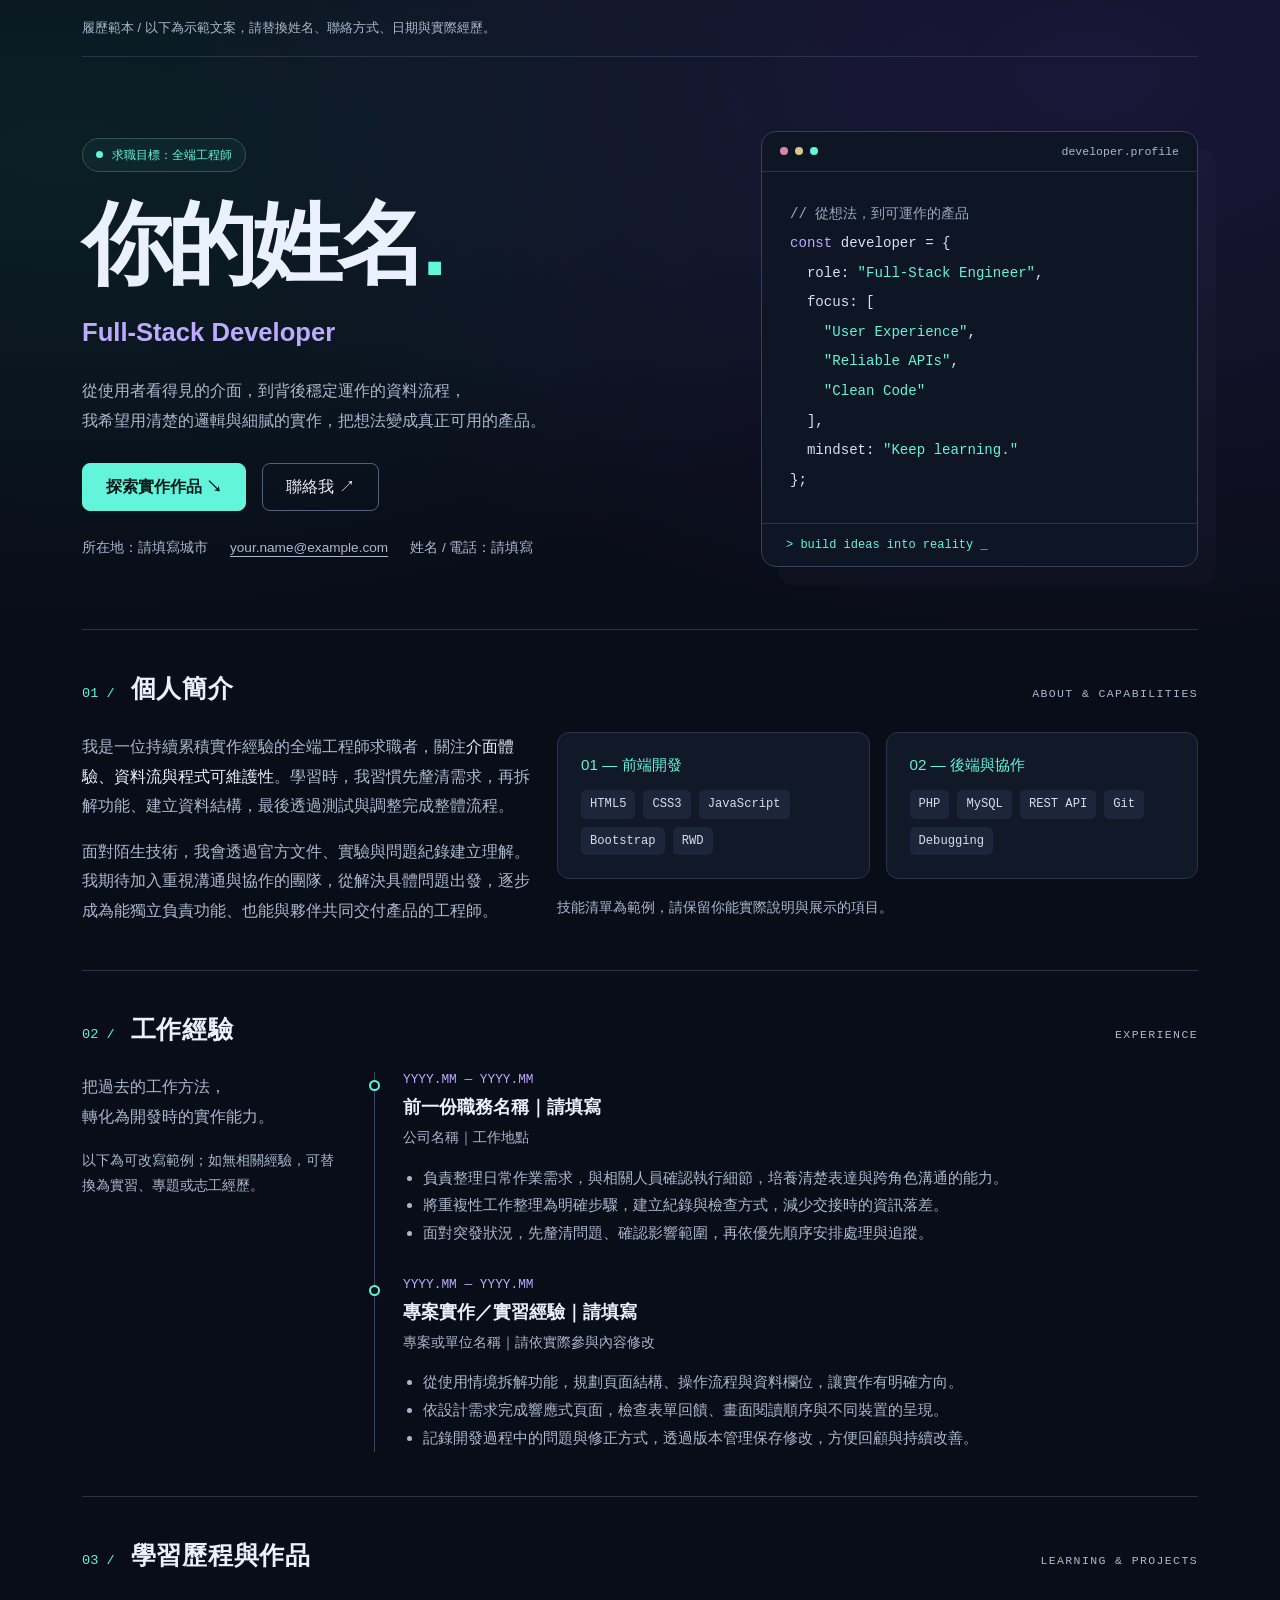
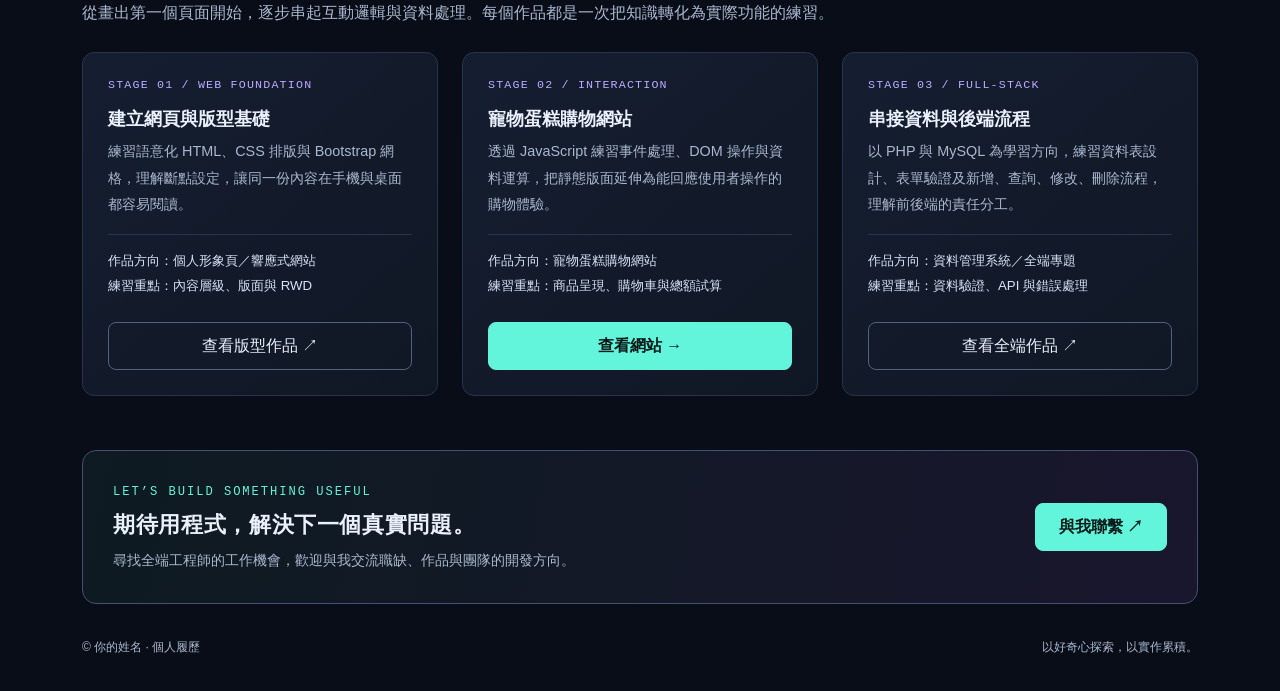
<file: index.html>
<!DOCTYPE html>
<html lang="zh-Hant">
<head>
    <meta charset="UTF-8">
    <meta name="viewport" content="width=device-width, initial-scale=1">
    <meta name="description" content="全端工程師個人履歷：個人簡介、技術能力、工作經驗、學習歷程與實作作品。">
    <title>YOUR NAME｜全端工程師履歷</title>
    <link rel="stylesheet" href="css/bootstrap.min.css">
    <style>
        :root { --bg:#090d18; --panel:#111827; --line:#28344b; --text:#eaf0fc; --muted:#aab8cf; --cyan:#62f5db; --purple:#bdabff; }
        html { scroll-behavior:smooth; }
        body { background:var(--bg); color:var(--text); font-family: "Segoe UI", "Microsoft JhengHei", sans-serif; line-height:1.85; }
        body::before { content:""; position:absolute; inset:0 0 auto; height:750px; z-index:-1; background:radial-gradient(ellipse at 85% 10%, #7044d52b, transparent 60%),radial-gradient(ellipse at 5% 20%, #20bda51a, transparent 55%); pointer-events:none; }
        .resume-container { max-width:1140px; }
        .sample-note { color:var(--muted); font-size:.8rem; border-bottom:1px solid var(--line); padding:16px 0; }
        .hero { padding:74px 0 62px; }
        .eyebrow { font-family:Consolas,monospace; font-size:.76rem; letter-spacing:.16em; color:var(--cyan); text-transform:uppercase; }
        .availability { display:inline-flex; gap:9px; align-items:center; padding:5px 13px; border:1px solid #33564e; background:#62f5db09; border-radius:50px; font-size:.75rem; color:var(--cyan); }
        .availability::before { content:""; width:7px; height:7px; border-radius:50%; background:var(--cyan); }
        h1 { font-size:clamp(3.3rem,7vw,5.8rem); font-weight:800; line-height:1.08; letter-spacing:-.055em; margin:24px 0 16px; }
        .role { color:var(--purple); font-size:clamp(1.2rem,3vw,1.6rem); font-weight:600; }
        .hero-intro { max-width:570px; color:var(--muted); margin:20px 0 28px; }
        .btn-tech { background:var(--cyan); color:#091a19; border:1px solid var(--cyan); padding:11px 23px; border-radius:8px; font-weight:700; }
        .btn-tech:hover { color:#091a19; background:#a1ffed; border-color:#a1ffed; }
        .btn-outline-tech { border:1px solid #54617d; color:var(--text); border-radius:8px; padding:11px 23px; }
        .btn-outline-tech:hover { border-color:var(--purple); color:var(--purple); background:#bdabff0a; }
        .contact { margin-top:24px; display:flex; flex-wrap:wrap; gap:8px 22px; font-size:.85rem; color:var(--muted); }
        .contact a { color:var(--muted); text-underline-offset:4px; overflow-wrap:anywhere; }
        .terminal { background:#0e1524; border:1px solid #34405c; border-radius:15px; box-shadow:18px 18px 0 #bdabff06; overflow:hidden; }
        .terminal-bar { border-bottom:1px solid var(--line); padding:13px 18px; display:flex; align-items:center; gap:7px; }
        .dot { height:8px; width:8px; border-radius:50%; background:#667085; }
        .dot:nth-child(1) { background:#d888a3; } .dot:nth-child(2) { background:#d9c58c; } .dot:nth-child(3) { background:var(--cyan); }
        .terminal-label { margin-left:auto; font: .72rem Consolas,monospace; color:var(--muted); }
        .terminal-code { padding:28px; margin:0; color:#d7e1f3; font: .88rem/2.1 Consolas,monospace; white-space:pre-wrap; overflow-wrap:anywhere; }
        .code-key { color:var(--purple); } .code-string { color:var(--cyan); } .code-comment { color:#9baac4; }
        .terminal-bottom { padding:14px 24px; border-top:1px solid var(--line); color:var(--cyan); font:.75rem Consolas,monospace; }
        .section { padding:44px 0; border-top:1px solid var(--line); }
        .section-head { display:flex; gap:16px; align-items:baseline; margin-bottom:28px; }
        .section-number { font: .85rem Consolas,monospace; color:var(--cyan); }
        h2 { font-size:1.55rem; font-weight:700; margin:0; letter-spacing:.03em; }
        .section-en { margin-left:auto; color:var(--muted); font:.72rem Consolas,monospace; letter-spacing:.12em; }
        .about-copy { color:var(--muted); }
        .about-copy strong { color:var(--text); font-weight:500; }
        .skill-card { background:var(--panel); border:1px solid var(--line); padding:23px; border-radius:12px; height:100%; }
        .skill-card h3 { font-size:.95rem; margin-bottom:16px; color:var(--cyan); }
        .skill-tags { display:flex; flex-wrap:wrap; gap:8px; }
        .skill-tags span { font:.76rem/1.5 Consolas,monospace; color:#d5def1; padding:5px 9px; background:#1b263a; border-radius:5px; }
        .timeline { border-left:1px solid #3b4663; padding-left:28px; margin-left:7px; }
        .timeline-item { position:relative; padding-bottom:30px; }
        .timeline-item:last-child { padding-bottom:0; }
        .timeline-item::before { content:""; width:11px; height:11px; position:absolute; top:8px; left:-34px; background:var(--bg); border:2px solid var(--cyan); border-radius:50%; }
        .period { color:var(--purple); font:.8rem Consolas,monospace; margin:0 0 10px; }
        .timeline h3 { font-size:1.1rem; font-weight:700; margin-bottom:6px; }
        .company { font-size:.88rem; color:var(--muted); margin-bottom:13px; }
        .timeline ul { padding-left:20px; margin:0; color:var(--muted); font-size:.94rem; }
        .learning-card { border:1px solid var(--line); border-radius:12px; padding:25px; background:linear-gradient(140deg,#151e31,#101724); height:100%; display:flex; flex-direction:column; }
        .learning-card .step { color:var(--purple); font:.73rem Consolas,monospace; letter-spacing:.1em; margin-bottom:17px; }
        .learning-card h3 { font-size:1.1rem; font-weight:700; }
        .learning-card p { color:var(--muted); font-size:.9rem; }
        .learning-card .project-note { color:#d8e3f7; font-size:.83rem; padding-top:14px; border-top:1px solid var(--line); margin-top:auto; }
        .learning-card a { text-align:center; margin-top:8px; }
        .closing { margin-top:10px; border:1px solid #435173; border-radius:14px; background:linear-gradient(100deg,#17353455,#39285855); padding:30px; }
        .closing h2 { font-size:1.35rem; margin-bottom:9px; }
        .closing p { color:var(--muted); margin:0; font-size:.9rem; }
        footer { padding:32px 0; color:var(--muted); font-size:.75rem; display:flex; flex-wrap:wrap; justify-content:space-between; gap:10px; }
        a:focus-visible { outline:3px solid var(--purple); outline-offset:5px; }
        @media(max-width:767px) { .hero { padding:45px 0; } .terminal { margin-top:8px; } .section { padding:32px 0; } .section-en { display:none; } .terminal-code { padding:20px; font-size:.8rem; } .closing { padding:24px; } }
        @media(prefers-reduced-motion:reduce) { html { scroll-behavior:auto; } }
        @media print { body { background:white; color:#152034; } body::before,.sample-note,.terminal,.hero .btn,.closing { display:none; } .hero { padding:20px 0; } .section { padding:20px 0; } .about-copy,.timeline ul,.company,.learning-card p,.contact,.contact a,footer { color:#34415a; } .about-copy strong { color:#152034; } .skill-card,.learning-card { background:white; break-inside:avoid; } .skill-tags span { background:#edf1f7; color:#152034; } h1 { font-size:42px; } .learning-card a { color:#152034; } }
    </style>
</head>
<body>
    <div class="container resume-container">
        <!-- 以下姓名、聯絡方式、技能與經歷皆為範例，請依實際情況修改後再投遞。 -->
        <p class="sample-note mb-0">履歷範本 / 以下為示範文案，請替換姓名、聯絡方式、日期與實際經歷。</p>
        <header class="hero">
            <div class="row align-items-center g-5">
                <div class="col-lg-7">
                    <span class="availability">求職目標：全端工程師</span>
                    <h1>你的姓名<span style="color:var(--cyan)">.</span></h1>
                    <div class="role">Full-Stack Developer</div>
                    <p class="hero-intro">從使用者看得見的介面，到背後穩定運作的資料流程，<br class="d-none d-md-block">我希望用清楚的邏輯與細膩的實作，把想法變成真正可用的產品。</p>
                    <div class="d-flex flex-wrap gap-3">
                        <a class="btn btn-tech" href="#learning">探索實作作品 ↘</a>
                        <!-- 將電子郵件改成你自己的信箱。 -->
                        <a class="btn btn-outline-tech" href="mailto:your.name@example.com">聯絡我 ↗</a>
                    </div>
                    <div class="contact"><span>所在地：請填寫城市</span><a href="mailto:your.name@example.com">your.name@example.com</a><span>姓名 / 電話：請填寫</span></div>
                </div>
                <div class="col-lg-5">
                    <div class="terminal" aria-label="個人開發理念">
                        <div class="terminal-bar"><span class="dot"></span><span class="dot"></span><span class="dot"></span><span class="terminal-label">developer.profile</span></div>
                        <pre class="terminal-code"><span class="code-comment">// 從想法，到可運作的產品</span>
<span class="code-key">const</span> developer = {
  role: <span class="code-string">"Full-Stack Engineer"</span>,
  focus: [
    <span class="code-string">"User Experience"</span>,
    <span class="code-string">"Reliable APIs"</span>,
    <span class="code-string">"Clean Code"</span>
  ],
  mindset: <span class="code-string">"Keep learning."</span>
};</pre>
                        <div class="terminal-bottom">&gt; build ideas into reality<span aria-hidden="true"> _</span></div>
                    </div>
                </div>
            </div>
        </header>
        <main>
            <section class="section" aria-labelledby="about-title">
                <div class="section-head"><span class="section-number">01 /</span><h2 id="about-title">個人簡介</h2><span class="section-en">ABOUT & CAPABILITIES</span></div>
                <div class="row g-4">
                    <div class="col-lg-5 about-copy">
                        <p>我是一位持續累積實作經驗的全端工程師求職者，關注<strong>介面體驗、資料流與程式可維護性</strong>。學習時，我習慣先釐清需求，再拆解功能、建立資料結構，最後透過測試與調整完成整體流程。</p>
                        <p class="mb-lg-0">面對陌生技術，我會透過官方文件、實驗與問題紀錄建立理解。我期待加入重視溝通與協作的團隊，從解決具體問題出發，逐步成為能獨立負責功能、也能與夥伴共同交付產品的工程師。</p>
                    </div>
                    <div class="col-lg-7"><div class="row g-3">
                        <div class="col-sm-6"><div class="skill-card"><h3>01 — 前端開發</h3><div class="skill-tags"><span>HTML5</span><span>CSS3</span><span>JavaScript</span><span>Bootstrap</span><span>RWD</span></div></div></div>
                        <div class="col-sm-6"><div class="skill-card"><h3>02 — 後端與協作</h3><div class="skill-tags"><span>PHP</span><span>MySQL</span><span>REST API</span><span>Git</span><span>Debugging</span></div></div></div>
                    </div><p class="mt-3 mb-0 small" style="color:var(--muted)">技能清單為範例，請保留你能實際說明與展示的項目。</p></div>
                </div>
            </section>
            <section class="section" aria-labelledby="experience-title">
                <div class="section-head"><span class="section-number">02 /</span><h2 id="experience-title">工作經驗</h2><span class="section-en">EXPERIENCE</span></div>
                <div class="row"><div class="col-lg-3"><p class="about-copy">把過去的工作方法，<br>轉化為開發時的實作能力。</p><p class="small about-copy">以下為可改寫範例；如無相關經驗，可替換為實習、專題或志工經歷。</p></div>
                    <div class="col-lg-9"><div class="timeline">
                        <article class="timeline-item"><p class="period">YYYY.MM — YYYY.MM</p><h3>前一份職務名稱｜請填寫</h3><p class="company">公司名稱｜工作地點</p><ul><li>負責整理日常作業需求，與相關人員確認執行細節，培養清楚表達與跨角色溝通的能力。</li><li>將重複性工作整理為明確步驟，建立紀錄與檢查方式，減少交接時的資訊落差。</li><li>面對突發狀況，先釐清問題、確認影響範圍，再依優先順序安排處理與追蹤。</li></ul></article>
                        <article class="timeline-item"><p class="period">YYYY.MM — YYYY.MM</p><h3>專案實作／實習經驗｜請填寫</h3><p class="company">專案或單位名稱｜請依實際參與內容修改</p><ul><li>從使用情境拆解功能，規劃頁面結構、操作流程與資料欄位，讓實作有明確方向。</li><li>依設計需求完成響應式頁面，檢查表單回饋、畫面閱讀順序與不同裝置的呈現。</li><li>記錄開發過程中的問題與修正方式，透過版本管理保存修改，方便回顧與持續改善。</li></ul></article>
                    </div></div>
                </div>
            </section>
            <section class="section" id="learning" aria-labelledby="learning-title">
                <div class="section-head"><span class="section-number">03 /</span><h2 id="learning-title">學習歷程與作品</h2><span class="section-en">LEARNING & PROJECTS</span></div>
                <p class="about-copy mb-4">從畫出第一個頁面開始，逐步串起互動邏輯與資料處理。每個作品都是一次把知識轉化為實際功能的練習。</p>
                <div class="row g-4">
                    <div class="col-md-4"><article class="learning-card"><div class="step">STAGE 01 / WEB FOUNDATION</div><h3>建立網頁與版型基礎</h3><p>練習語意化 HTML、CSS 排版與 Bootstrap 網格，理解斷點設定，讓同一份內容在手機與桌面都容易閱讀。</p><p class="project-note">作品方向：個人形象頁／響應式網站<br>練習重點：內容層級、版面與 RWD</p>
                        <!-- 作品路徑設定 1：把下方 href 改成你的 HTML 路徑或作品網址。 -->
                        <a class="btn btn-outline-tech" href="作品路徑請自行設定-01.html" target="_blank" rel="noopener">查看版型作品 ↗</a>
                    </article></div>
                    <div class="col-md-4"><article class="learning-card"><div class="step">STAGE 02 / INTERACTION</div><h3>寵物蛋糕購物網站</h3><p>透過 JavaScript 練習事件處理、DOM 操作與資料運算，把靜態版面延伸為能回應使用者操作的購物體驗。</p><p class="project-note">作品方向：寵物蛋糕購物網站<br>練習重點：商品呈現、購物車與總額試算</p>
                        <!-- 使用相對路徑連至同一資料夾的寵物蛋糕購物網站。 -->
                        <a class="btn btn-tech w-100" href="./20261030-ch6-ex03_AI.html" aria-label="查看網站：寵物蛋糕購物網站">查看網站 →</a>
                    </article></div>
                    <div class="col-md-4"><article class="learning-card"><div class="step">STAGE 03 / FULL-STACK</div><h3>串接資料與後端流程</h3><p>以 PHP 與 MySQL 為學習方向，練習資料表設計、表單驗證及新增、查詢、修改、刪除流程，理解前後端的責任分工。</p><p class="project-note">作品方向：資料管理系統／全端專題<br>練習重點：資料驗證、API 與錯誤處理</p>
                        <!-- 作品路徑設定 3：把下方 href 改成你的後端專題或程式碼庫網址。 -->
                        <a class="btn btn-outline-tech" href="作品路徑請自行設定-03.html" target="_blank" rel="noopener">查看全端作品 ↗</a>
                    </article></div>
                </div>
            </section>
            <aside class="closing"><div class="row align-items-center g-3"><div class="col-md-9"><div class="eyebrow mb-2">LET’S BUILD SOMETHING USEFUL</div><h2>期待用程式，解決下一個真實問題。</h2><p>尋找全端工程師的工作機會，歡迎與我交流職缺、作品與團隊的開發方向。</p></div><div class="col-md-3 text-md-end"><a class="btn btn-tech" href="mailto:your.name@example.com">與我聯繫 ↗</a></div></div></aside>
        </main>
        <footer><span>© 你的姓名 · 個人履歷</span><span>以好奇心探索，以實作累積。</span></footer>
    </div>
</body>
</html>
</file>
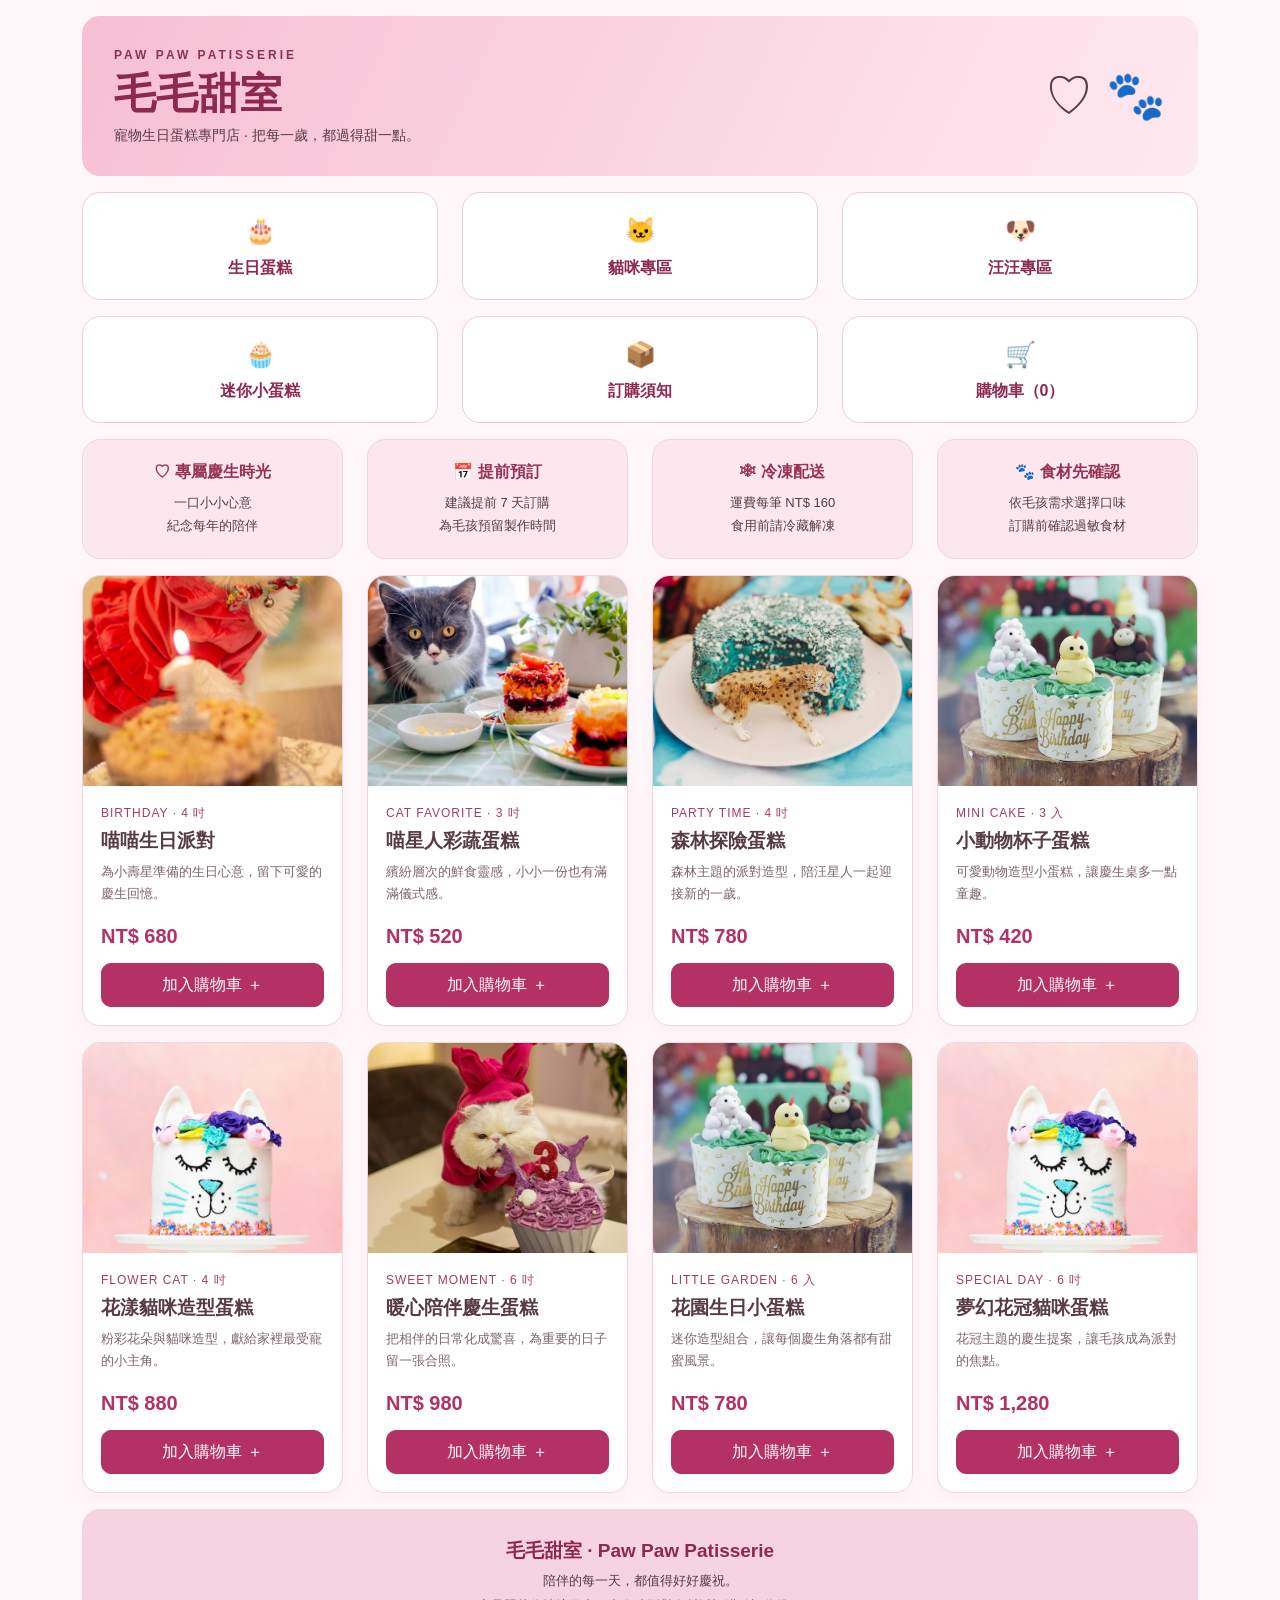
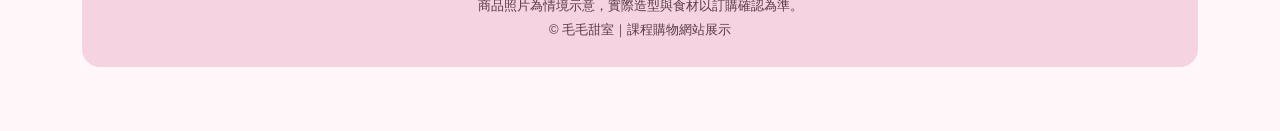
<file: 20261030-ch6-ex03_AI.html>
<!--依據這份程式的語法架構D:\職前課程\js_上課內容\網頁前端課程\20261005\20261030-ch6-ex03_AI.htmll，幫我填入適合的內容，改造成一個寵物蛋糕店的購物網站
1.請勿大量修改版面之格局
2.加入CSS的指令，讓整體畫面已粉紅色為主題延伸變化
3.照片路徑使用D:\職前課程\js_上課內容\網頁前端課程\20261005\images內的以下圖片:
pet01, pet02,pet03,pet04,pet05,pet06
4.勿加入使用其他框架，單純使用bootstrap與自訂css語法產生-->
<!DOCTYPE html>
<html lang="zh-TW">
<head>
    <meta charset="UTF-8">
    <meta name="viewport" content="width=device-width, initial-scale=1.0">
    <title>毛毛甜室｜寵物生日蛋糕專門店</title>
    <link rel="stylesheet" href="css/bootstrap.min.css">
    <link rel="stylesheet" href="css/myall.css">
    <style>
        :root { --pink: #b33164; --rose: #f9dce7; --ink: #573b46; }
        body { margin: 0; color: var(--ink); background: #fff7fa; font-family: "Microsoft JhengHei", sans-serif; }
        .container { padding-bottom: 24px; }
        .box01 { height: 100%; border-radius: 18px; overflow: hidden; }
        .brand { min-height: 160px; padding: 25px 32px; background: linear-gradient(115deg, #f6bfd3, #ffe9f0); display: flex; align-items: center; justify-content: space-between; gap: 20px; }
        .eyebrow { color: #873452; font-size: 12px; font-weight: 700; letter-spacing: 3px; }
        h1 { margin: 5px 0; color: #8d2851; font-weight: 900; font-size: clamp(28px, 4vw, 42px); }
        .brand p { margin: 0; font-size: 14px; }
        .brand-mark { font-size: 48px; }
        .category { display: block; padding: 19px 10px; text-align: center; background: #fff; border: 1px solid #f1cad9; text-decoration: none; color: #8d2851; font-weight: 700; transition: .2s; }
        .category:hover, .category:focus-visible { background: var(--rose); color: #792041; transform: translateY(-3px); }
        .category span { display: block; margin-bottom: 6px; font-size: 25px; }
        .feature { padding: 20px 15px; background: #fce7ee; text-align: center; border: 1px solid #f5d3df; }
        .feature strong { display: block; font-size: 16px; color: #973255; margin-bottom: 7px; }
        .feature p { margin: 0; font-size: 13px; line-height: 1.8; }
        .product { background: #fff; border: 1px solid #f1d6e1; box-shadow: 0 5px 16px #9a42600b; display: flex; flex-direction: column; }
        .product img { width: 100%; height: 210px; object-fit: cover; }
        .product .portrait { object-position: center 60%; }
        .product-body { padding: 18px; display: flex; flex-direction: column; flex: 1; }
        .tag { color: #a43c65; font-size: 12px; letter-spacing: 1px; }
        .product h2 { font-size: 19px; font-weight: 700; margin: 8px 0; }
        .product p { font-size: 13px; color: #7b6470; line-height: 1.7; flex: 1; }
        .price { font-size: 20px; color: var(--pink); font-weight: 800; margin-bottom: 12px; }
        .btn-pink { background: var(--pink); color: #fff; border: 1px solid var(--pink); border-radius: 10px; padding: 9px 14px; }
        .btn-pink:hover, .btn-pink:focus-visible { color: #fff; background: #8b214a; border-color: #8b214a; }
        .footer { padding: 24px; background: #f6d3e0; text-align: center; line-height: 1.9; font-size: 13px; }
        .footer strong { font-size: 19px; color: #8d2851; }
        .cart-heading { display: flex; align-items: center; justify-content: space-between; gap: 12px; }
        #cart-items { padding-left: 24px; }
        #cart-status { color: #8d2851; min-height: 24px; }
        a:focus-visible, button:focus-visible { outline: 3px solid #863451; outline-offset: 3px; }
        @media (max-width: 575px) { .brand { padding: 24px 20px; } .brand-mark { display: none; } .product img { height: 250px; } }
        @media (prefers-reduced-motion: reduce) { .category { transition: none; } }
    </style>
</head>
<body>
    <div class="container">
        <!-- 保留原始五列與欄位的響應式配置 -->
        <div class="row">
            <div class="col-12 mt-3 d-md-none d-lg-block">
                <header class="box01 brand">
                    <div><div class="eyebrow">PAW PAW PATISSERIE</div><h1>毛毛甜室</h1><p>寵物生日蛋糕專門店 · 把每一歲，都過得甜一點。</p></div>
                    <div class="brand-mark" aria-hidden="true">♡ 🐾</div>
                </header>
            </div>
        </div>
        <nav class="row" aria-label="商店導覽">
            <div class="col-sm-6 col-lg-4 col-xxl-2 mt-3"><a class="box01 category" href="#cake-1"><span aria-hidden="true">🎂</span>生日蛋糕</a></div>
            <div class="col-sm-6 col-lg-4 col-xxl-2 mt-3"><a class="box01 category" href="#cake-2"><span aria-hidden="true">🐱</span>貓咪專區</a></div>
            <div class="col-sm-6 col-lg-4 col-xxl-2 mt-3"><a class="box01 category" href="#cake-3"><span aria-hidden="true">🐶</span>汪汪專區</a></div>
            <div class="col-sm-6 col-lg-4 col-xxl-2 mt-3"><a class="box01 category" href="#cake-4"><span aria-hidden="true">🧁</span>迷你小蛋糕</a></div>
            <div class="col-sm-6 col-lg-4 col-xxl-2 mt-3"><a class="box01 category" href="#shopping-info"><span aria-hidden="true">📦</span>訂購須知</a></div>
            <div class="col-sm-6 col-lg-4 col-xxl-2 mt-3"><button class="box01 category w-100" type="button" data-bs-toggle="modal" data-bs-target="#cartModal"><span aria-hidden="true">🛒</span>購物車（<span id="cart-count" style="display:inline;font-size:inherit">0</span>）</button></div>
        </nav>
        <section class="row" id="shopping-info" aria-label="訂購須知">
            <div class="col-sm-6 col-lg-3 col-xxl-2 mt-3"><div class="box01 feature"><strong>♡ 專屬慶生時光</strong><p>一口小小心意<br>紀念每年的陪伴</p></div></div>
            <div class="col-sm-6 col-lg-3 col-xxl-2 mt-3"><div class="box01 feature"><strong>📅 提前預訂</strong><p>建議提前 7 天訂購<br>為毛孩預留製作時間</p></div></div>
            <div class="col-sm-6 col-lg-3 col-xxl-2 mt-3"><div class="box01 feature"><strong>❄ 冷凍配送</strong><p>運費每筆 NT$ 160<br>食用前請冷藏解凍</p></div></div>
            <div class="col-sm-6 col-lg-3 col-xxl-2 mt-3"><div class="box01 feature"><strong>🐾 食材先確認</strong><p>依毛孩需求選擇口味<br>訂購前確認過敏食材</p></div></div>
            <div class="col-sm-6 col-lg-3 col-xxl-2 mt-3 d-none d-xxl-block"><div class="box01 feature"><strong>🎀 心意小禮</strong><p>生日與紀念日<br>都值得一份儀式感</p></div></div>
            <div class="col-sm-6 col-lg-3 col-xxl-2 mt-3 d-none d-xxl-block"><div class="box01 feature"><strong>♡ 溫柔分享</strong><p>蛋糕作為偶爾的點心<br>請按體型適量餵食</p></div></div>
        </section>
        <main class="row" id="products" aria-label="精選蛋糕商品"></main>
        <div class="row">
            <div class="col-12 mt-3 d-none d-md-block"><footer class="box01 footer"><strong>毛毛甜室 · Paw Paw Patisserie</strong><br>陪伴的每一天，都值得好好慶祝。<br>商品照片為情境示意，實際造型與食材以訂購確認為準。<br>© 毛毛甜室｜課程購物網站展示</footer></div>
        </div>
        <p id="cart-status" class="mt-3 mb-0 text-center" role="status" aria-live="polite"></p>
    </div>
    <div class="modal fade" id="cartModal" tabindex="-1" aria-labelledby="cart-title" aria-hidden="true">
        <div class="modal-dialog modal-dialog-centered"><div class="modal-content">
            <div class="modal-header"><h2 class="modal-title fs-5" id="cart-title">你的甜蜜購物車</h2><button type="button" class="btn-close" data-bs-dismiss="modal" aria-label="關閉"></button></div>
            <div class="modal-body"><p id="cart-empty">購物車還是空的，挑一份毛孩的生日驚喜吧！</p><ul id="cart-items"></ul><p id="cart-total" class="fw-bold"></p><p class="small text-muted mb-0">此為課程展示網站，購物車僅供試算，未提供付款或送出訂單功能。重新整理頁面會清空購物車。</p></div>
            <div class="modal-footer"><button class="btn btn-outline-secondary" id="clear-cart" type="button">清空購物車</button><button class="btn btn-pink" data-bs-dismiss="modal" type="button">繼續選購</button></div>
        </div></div>
    </div>
    <script src="js/bootstrap.bundle.min.js"></script>
    <script>
        // 沿用原始商品列的八個欄位，只使用原生 JavaScript 與 Bootstrap。
        const products = [
            { name: '喵喵生日派對', tag: 'BIRTHDAY · 4 吋', note: '為小壽星準備的生日心意，留下可愛的慶生回憶。', image: 'pet01.jpg', price: 680 },
            { name: '喵星人彩蔬蛋糕', tag: 'CAT FAVORITE · 3 吋', note: '繽紛層次的鮮食靈感，小小一份也有滿滿儀式感。', image: 'pet03.jpg', price: 520 },
            { name: '森林探險蛋糕', tag: 'PARTY TIME · 4 吋', note: '森林主題的派對造型，陪汪星人一起迎接新的一歲。', image: 'pet02.jpg', price: 780 },
            { name: '小動物杯子蛋糕', tag: 'MINI CAKE · 3 入', note: '可愛動物造型小蛋糕，讓慶生桌多一點童趣。', image: 'pet04.jpg', price: 420 },
            { name: '花漾貓咪造型蛋糕', tag: 'FLOWER CAT · 4 吋', note: '粉彩花朵與貓咪造型，獻給家裡最受寵的小主角。', image: 'pet05.jpg', price: 880 },
            { name: '暖心陪伴慶生蛋糕', tag: 'SWEET MOMENT · 6 吋', note: '把相伴的日常化成驚喜，為重要的日子留一張合照。', image: 'pet06.jpg', price: 980 },
            { name: '花園生日小蛋糕', tag: 'LITTLE GARDEN · 6 入', note: '迷你造型組合，讓每個慶生角落都有甜蜜風景。', image: 'pet04.jpg', price: 780 },
            { name: '夢幻花冠貓咪蛋糕', tag: 'SPECIAL DAY · 6 吋', note: '花冠主題的慶生提案，讓毛孩成為派對的焦點。', image: 'pet05.jpg', price: 1280 }
        ];
        const cart = new Map();
        const money = value => 'NT$ ' + value.toLocaleString('zh-TW');
        document.getElementById('products').innerHTML = products.map((p, index) => `
            <div class="col-md-6 col-xl-3 mt-3" id="cake-${index + 1}">
                <article class="box01 product">
                    <img class="${['pet01.jpg', 'pet06.jpg'].includes(p.image) ? 'portrait' : ''}" src="images/${p.image}" alt="${p.name}情境示意照片" loading="lazy" width="640" height="480">
                    <div class="product-body"><span class="tag">${p.tag}</span><h2>${p.name}</h2><p>${p.note}</p><div class="price">${money(p.price)}</div><button type="button" class="btn btn-pink w-100" data-product="${index}" aria-label="加入購物車：${p.name}">加入購物車 ＋</button></div>
                </article>
            </div>`).join('');
        function renderCart() {
            let count = 0, subtotal = 0;
            const items = document.getElementById('cart-items');
            items.replaceChildren();
            cart.forEach((quantity, index) => {
                count += quantity;
                subtotal += products[index].price * quantity;
                const li = document.createElement('li');
                li.className = 'mb-3';
                li.textContent = `${products[index].name} × ${quantity} — ${money(products[index].price * quantity)} `;
                const remove = document.createElement('button');
                remove.type = 'button';
                remove.className = 'btn btn-sm btn-outline-secondary';
                remove.textContent = '減少一件';
                remove.setAttribute('aria-label', `減少一件${products[index].name}`);
                remove.addEventListener('click', () => {
                    quantity > 1 ? cart.set(index, quantity - 1) : cart.delete(index);
                    renderCart();
                });
                li.append(remove);
                items.append(li);
            });
            document.getElementById('cart-count').textContent = count;
            document.getElementById('cart-empty').hidden = count > 0;
            document.getElementById('clear-cart').disabled = count === 0;
            document.getElementById('cart-total').textContent = count ? `商品 ${money(subtotal)} ＋ 運費 NT$ 160 ＝ 合計 ${money(subtotal + 160)}` : '';
        }
        document.getElementById('products').addEventListener('click', event => {
            const button = event.target.closest('[data-product]');
            if (!button) return;
            const index = Number(button.dataset.product);
            cart.set(index, (cart.get(index) || 0) + 1);
            renderCart();
            document.getElementById('cart-status').textContent = `已加入「${products[index].name}」，可點選購物車查看。`;
        });
        document.getElementById('clear-cart').addEventListener('click', () => {
            cart.clear(); renderCart();
            document.getElementById('cart-status').textContent = '購物車已清空。';
        });
        renderCart();
    </script>
</body>
</html>
</file>
<file: css/myall.css>
/*這裡放入時常使用的共通性css style格式*/

/*@import url('https://fonts.googleapis.com/css2?family=Noto+Sans+TC:wght@100..900&display=swap'); /*引入google正體中文字體https://fonts.google.com/selection/embed*/


@import url('https://fonts.googleapis.com/css2?family=DotGothic16&display=swap'); /*引入google正體中文字體https://fonts.google.com/selection/embed*/

*{
    margin: 0;
    padding: 0;
}

body{
    /*font-family: "Noto Sans TC", sans-serif;/*文章本體body套用正體中文*/
    font-family: "DotGothic16", sans-serif;
        
} 

:root {
    --bg001: rgba(16, 184, 66, 0.932);
    --bg002: rgba(53, 207, 187, 0.932);
    --btn001: rgba(126, 252, 53, 0.932);
    --word01: rgb(251, 255, 0);
    --nav01: rgba(4, 105, 0, 0.932);
    --logo01: rgba(148, 211, 2, 0.932);
    --hoverbg01: rgba(44, 204, 183, 0.932);
    --hoverword01: rgba(201, 0, 151, 0.932);
}

.fw-100 {
    font-weight: 100;
}

.fw-200 {
    font-weight: 200;
}

.fw-300 {
    font-weight: 300;
}

.fw-400 {
    font-weight: 400;
}

.fw-500 {
    font-weight: 500;
}

.fw-600 {
    font-weight: 600;
}

.fw-700 {
    font-weight: 700;
}

.fw-800 {
    font-weight: 800;
}

.fw-900 {
    font-weight: 900;
}
</file>
